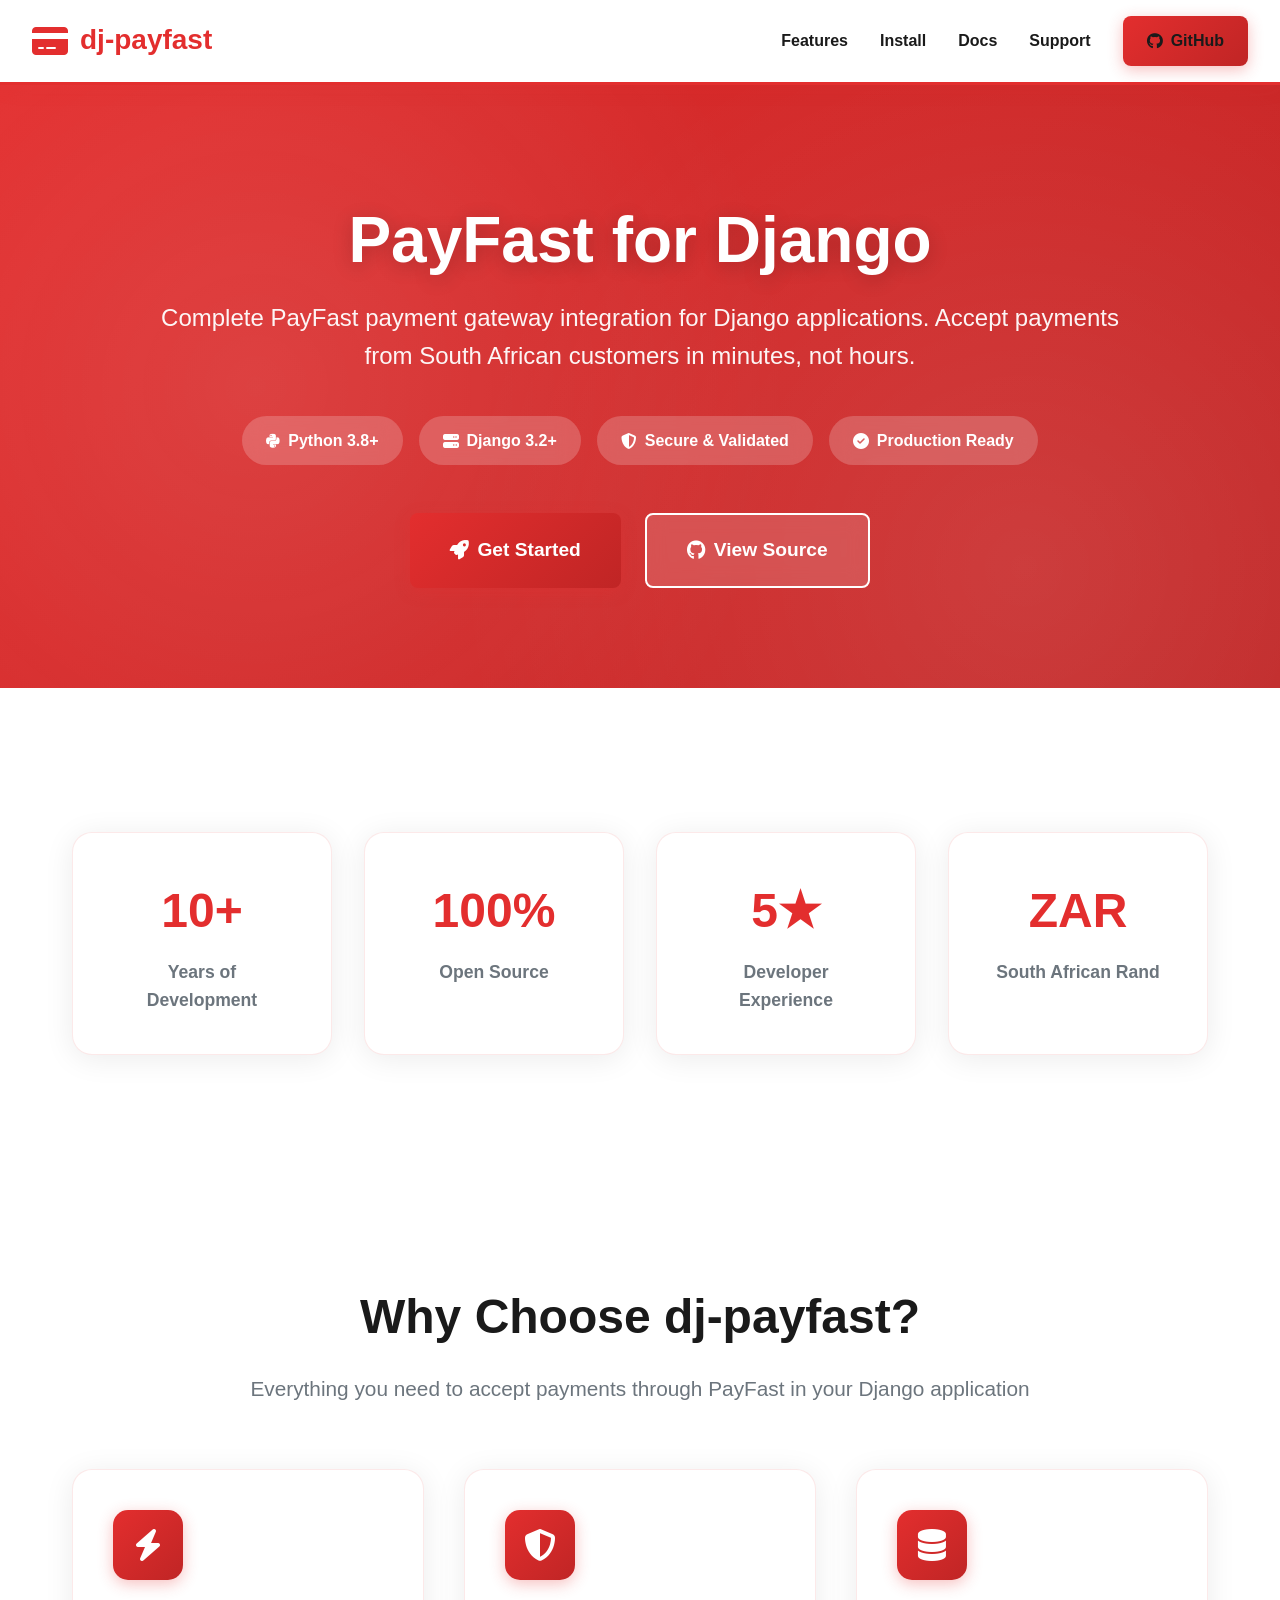
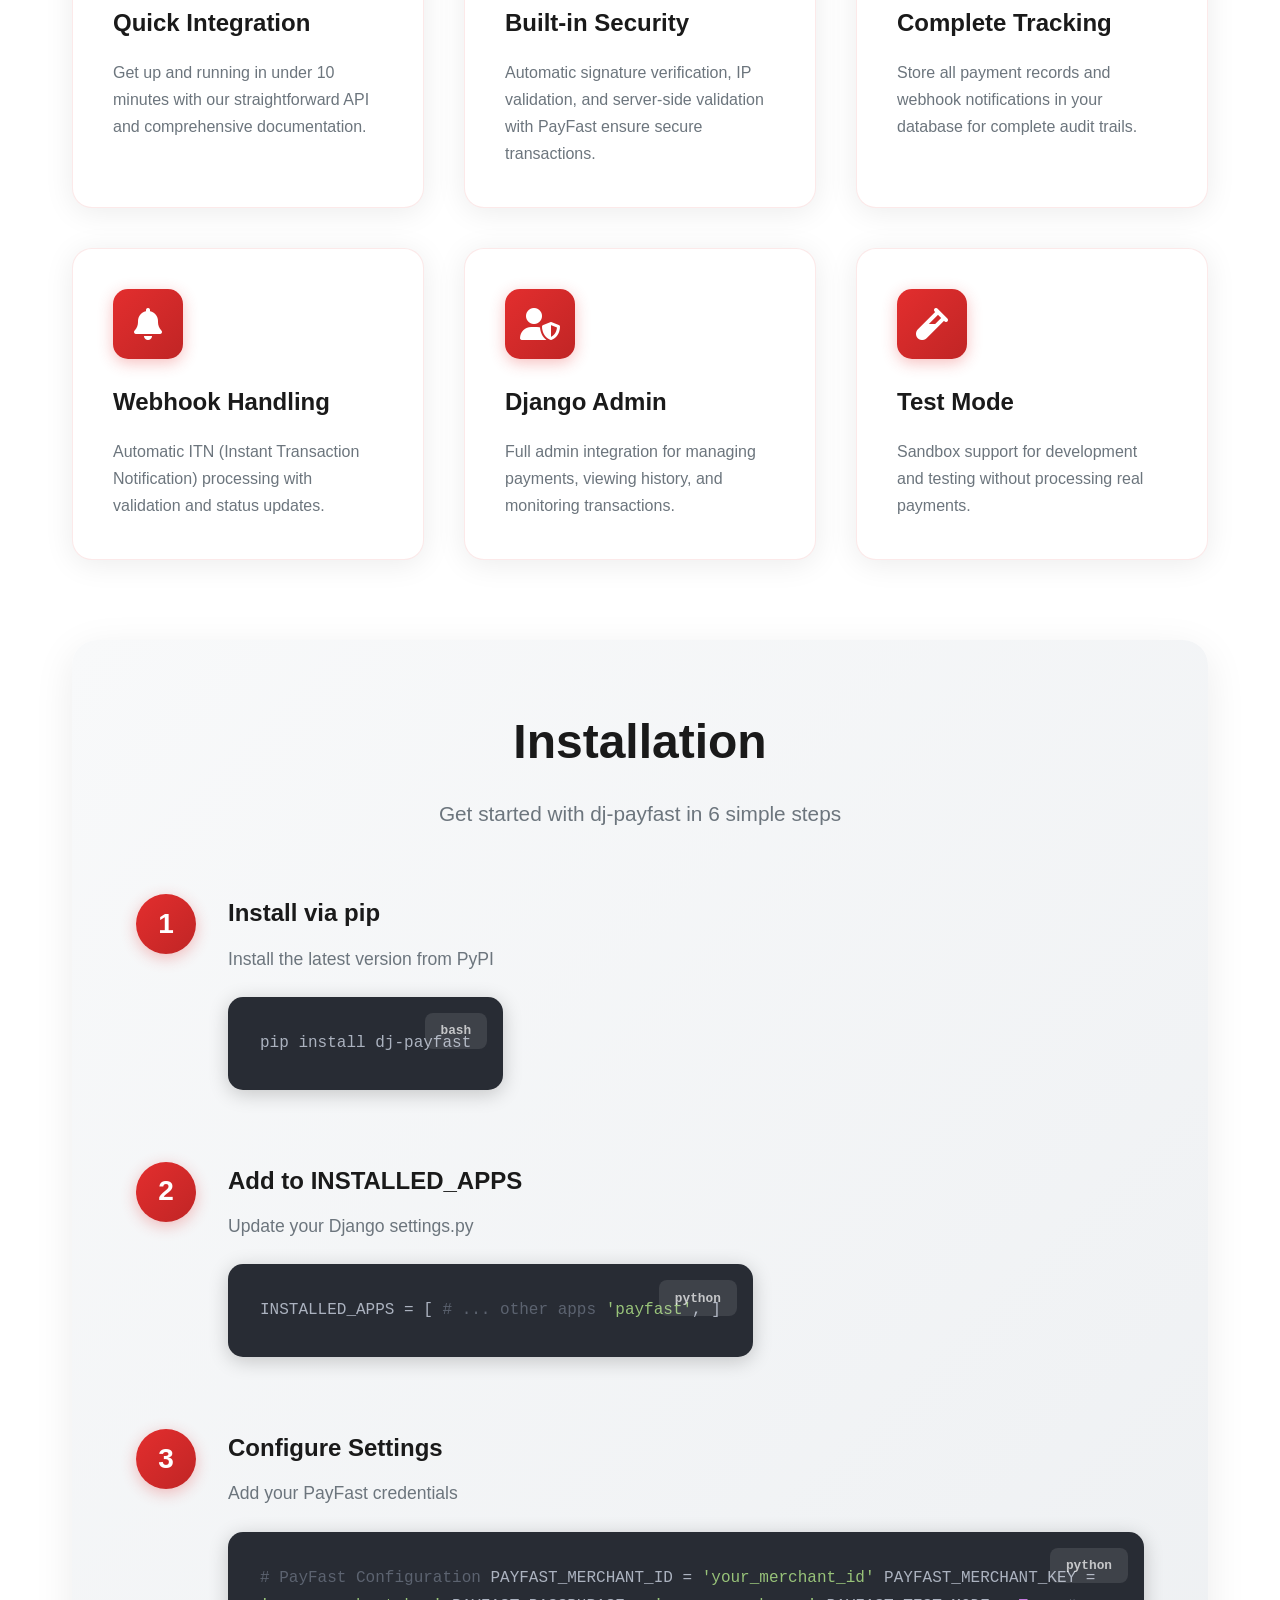
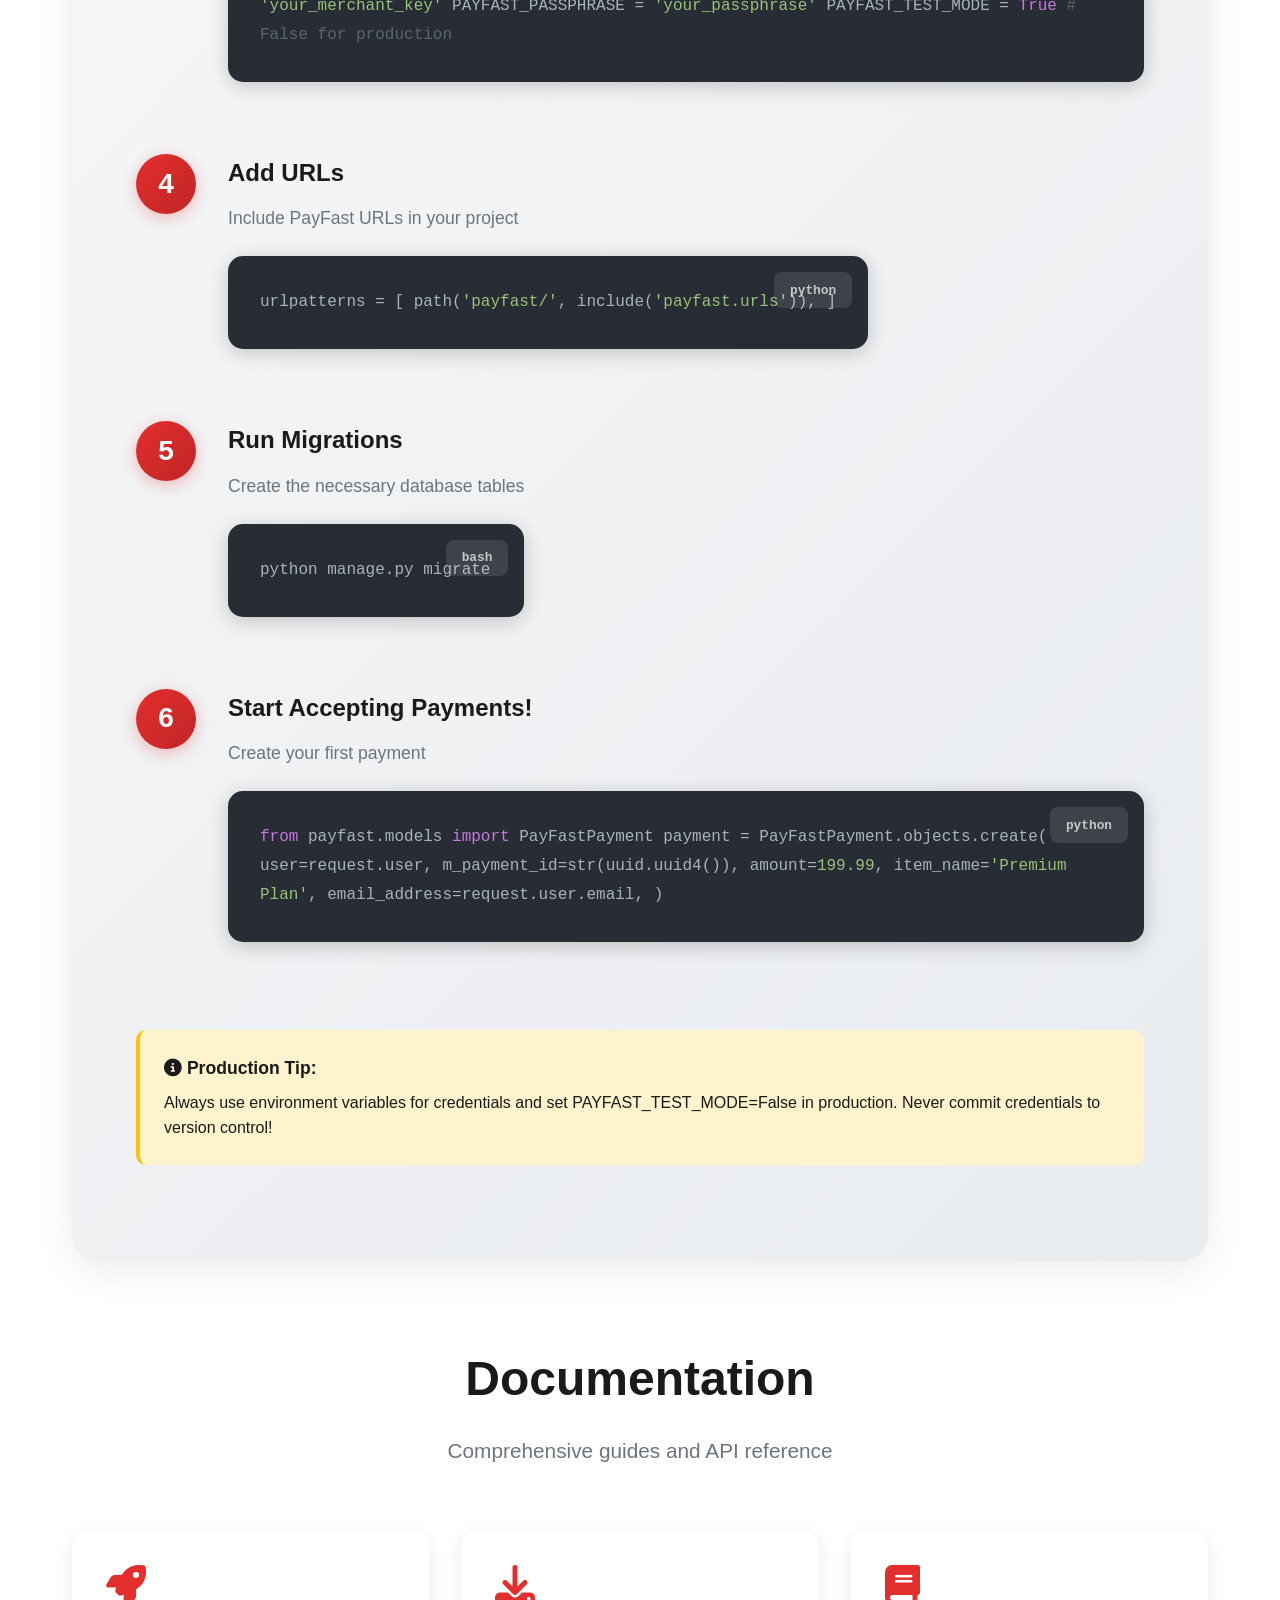
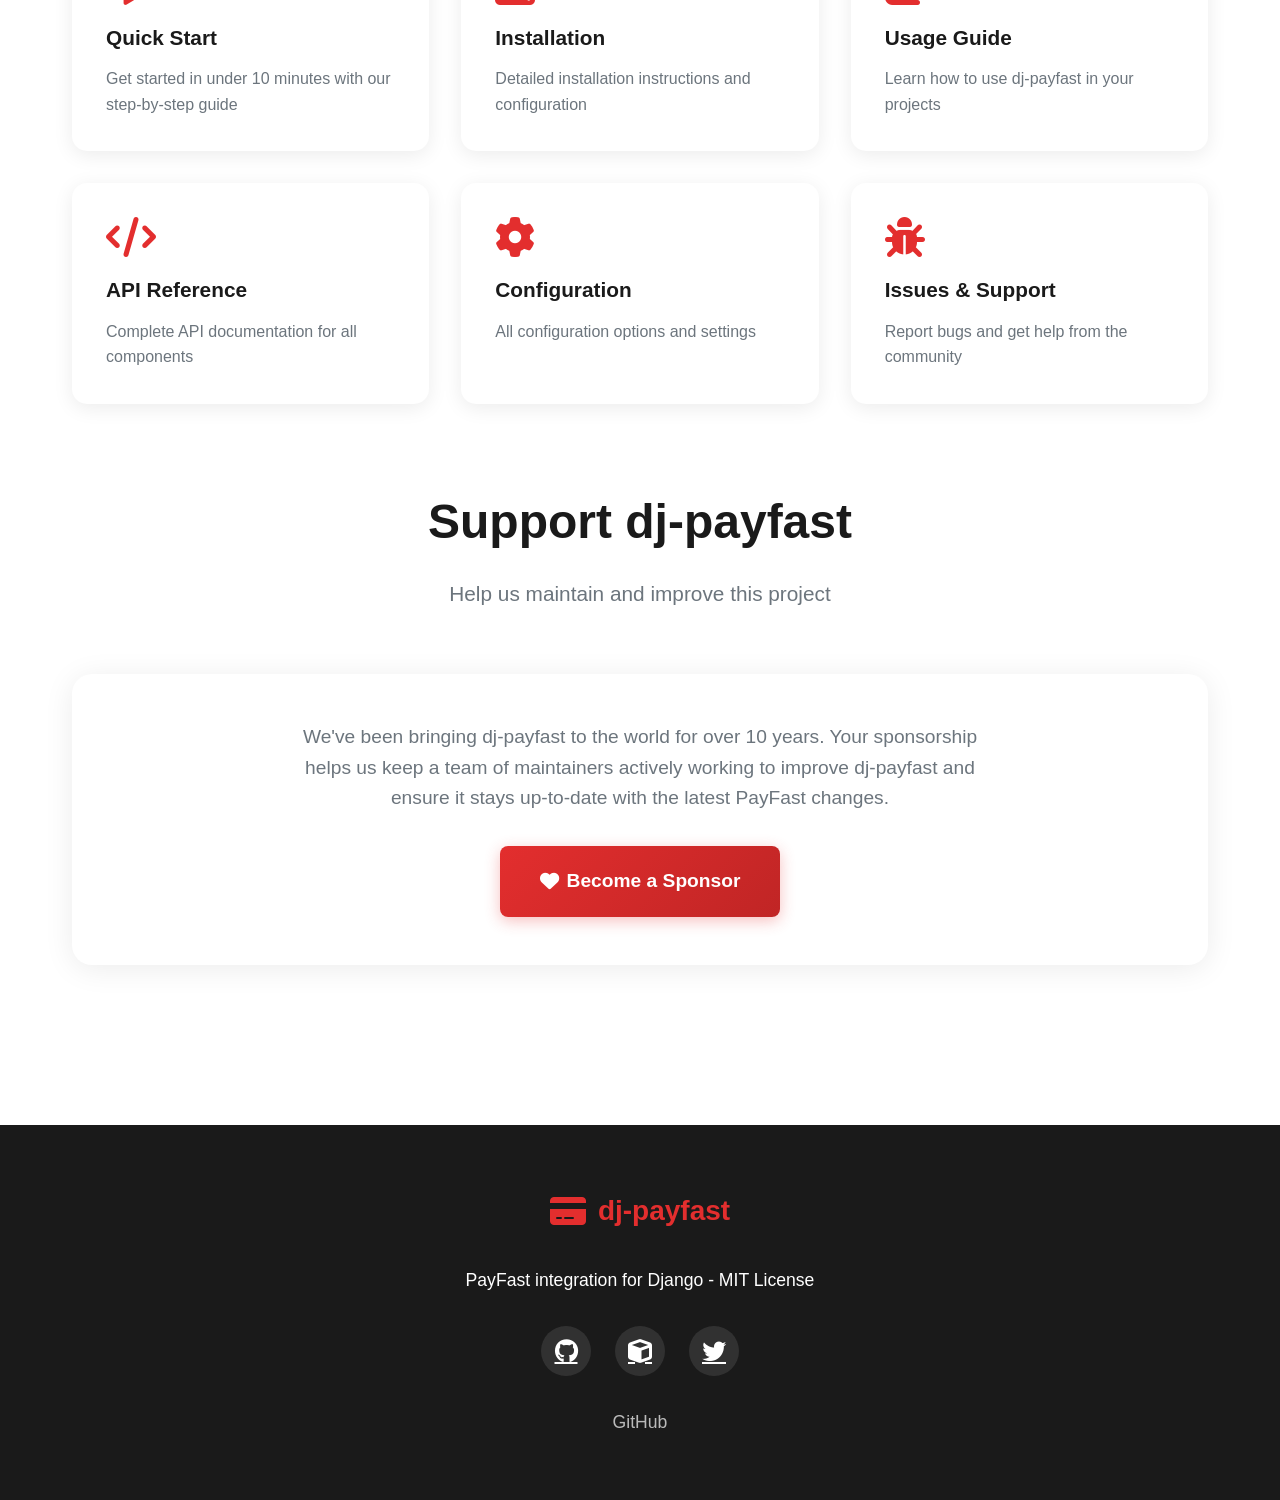
<file: docs/index.html>
<!DOCTYPE html>
<html lang="en">
<head>
    <meta charset="UTF-8">
    <meta name="viewport" content="width=device-width, initial-scale=1.0">
    <title>dj-payfast - PayFast for Django</title>
    <link rel="stylesheet" href="https://cdnjs.cloudflare.com/ajax/libs/font-awesome/6.4.0/css/all.min.css">
    <style>
        * {
            margin: 0;
            padding: 0;
            box-sizing: border-box;
        }

        :root {
            --primary: #e32e2e;
            --primary-dark: #c02525;
            --secondary: #2c3e50;
            --accent: #3498db;
            --success: #27ae60;
            --dark: #1a1a1a;
            --light: #f8f9fa;
            --gray: #6c757d;
            --code-bg: #282c34;
            --gradient: linear-gradient(135deg, #e32e2e 0%, #c02525 100%);
        }

        body {
            font-family: -apple-system, BlinkMacSystemFont, 'Segoe UI', Roboto, 'Helvetica Neue', Arial, sans-serif;
            line-height: 1.6;
            color: var(--dark);
            overflow-x: hidden;
        }

        /* Navbar */
        .navbar {
            background: white;
            box-shadow: 0 2px 20px rgba(227, 46, 46, 0.1);
            position: sticky;
            top: 0;
            z-index: 1000;
            border-bottom: 3px solid var(--primary);
        }

        .navbar-content {
            max-width: 1400px;
            margin: 0 auto;
            padding: 1rem 2rem;
            display: flex;
            justify-content: space-between;
            align-items: center;
        }

        .logo {
            display: flex;
            align-items: center;
            gap: 0.75rem;
            font-size: 1.75rem;
            font-weight: 900;
            color: var(--primary);
        }

        .logo i {
            font-size: 2rem;
        }

        .nav-links {
            display: flex;
            gap: 2rem;
            list-style: none;
            align-items: center;
        }

        .nav-links a {
            text-decoration: none;
            color: var(--dark);
            font-weight: 600;
            transition: color 0.3s;
            font-size: 1rem;
        }

        .nav-links a:hover {
            color: var(--primary);
        }

        .btn {
            padding: 0.75rem 1.5rem;
            border-radius: 8px;
            text-decoration: none;
            font-weight: 700;
            display: inline-flex;
            align-items: center;
            gap: 0.5rem;
            transition: all 0.3s;
            border: none;
            cursor: pointer;
        }

        .btn-primary {
            background: var(--gradient);
            color: white;
            box-shadow: 0 4px 15px rgba(227, 46, 46, 0.3);
        }

        .btn-primary:hover {
            transform: translateY(-2px);
            box-shadow: 0 6px 25px rgba(227, 46, 46, 0.4);
        }

        /* Hero Section */
        .hero {
            background: var(--gradient);
            color: white;
            padding: 120px 20px 100px;
            text-align: center;
            position: relative;
            overflow: hidden;
        }

        .hero::before {
            content: '';
            position: absolute;
            top: 0;
            left: 0;
            right: 0;
            bottom: 0;
            background: 
                radial-gradient(circle at 20% 50%, rgba(255,255,255,0.1) 0%, transparent 50%),
                radial-gradient(circle at 80% 80%, rgba(255,255,255,0.1) 0%, transparent 50%);
            animation: float 15s ease-in-out infinite;
        }

        @keyframes float {
            0%, 100% { transform: translateY(0); }
            50% { transform: translateY(-20px); }
        }

        .hero-content {
            max-width: 1000px;
            margin: 0 auto;
            position: relative;
            z-index: 1;
        }

        .hero h1 {
            font-size: 4rem;
            font-weight: 900;
            margin-bottom: 1.5rem;
            line-height: 1.1;
            text-shadow: 0 4px 20px rgba(0,0,0,0.2);
        }

        .hero-subtitle {
            font-size: 1.5rem;
            margin-bottom: 2rem;
            opacity: 0.95;
            font-weight: 400;
        }

        .badges {
            display: flex;
            justify-content: center;
            gap: 1rem;
            flex-wrap: wrap;
            margin: 2.5rem 0;
        }

        .badge {
            background: rgba(255,255,255,0.2);
            padding: 0.75rem 1.5rem;
            border-radius: 25px;
            font-size: 1rem;
            backdrop-filter: blur(10px);
            display: flex;
            align-items: center;
            gap: 0.5rem;
            font-weight: 600;
        }

        .cta-buttons {
            display: flex;
            gap: 1.5rem;
            justify-content: center;
            margin-top: 3rem;
            flex-wrap: wrap;
        }

        .btn-large {
            padding: 1.25rem 2.5rem;
            font-size: 1.2rem;
        }

        .btn-secondary {
            background: rgba(255,255,255,0.15);
            color: white;
            border: 2px solid white;
            backdrop-filter: blur(10px);
        }

        .btn-secondary:hover {
            background: rgba(255,255,255,0.25);
        }

        /* Container */
        .container {
            max-width: 1200px;
            margin: 0 auto;
            padding: 5rem 2rem;
        }

        .section {
            margin-bottom: 5rem;
        }

        .section-title {
            font-size: 3rem;
            font-weight: 900;
            margin-bottom: 1rem;
            color: var(--dark);
            text-align: center;
        }

        .section-subtitle {
            font-size: 1.3rem;
            color: var(--gray);
            margin-bottom: 4rem;
            text-align: center;
            max-width: 800px;
            margin-left: auto;
            margin-right: auto;
        }

        /* Features Grid */
        .features-grid {
            display: grid;
            grid-template-columns: repeat(auto-fit, minmax(320px, 1fr));
            gap: 2.5rem;
            margin-top: 3rem;
        }

        .feature-card {
            background: white;
            padding: 2.5rem;
            border-radius: 20px;
            box-shadow: 0 4px 30px rgba(0,0,0,0.08);
            transition: all 0.3s;
            border: 1px solid rgba(227, 46, 46, 0.1);
            position: relative;
            overflow: hidden;
        }

        .feature-card::before {
            content: '';
            position: absolute;
            top: 0;
            left: 0;
            right: 0;
            height: 4px;
            background: var(--gradient);
            transform: scaleX(0);
            transition: transform 0.3s;
        }

        .feature-card:hover {
            transform: translateY(-8px);
            box-shadow: 0 12px 50px rgba(227, 46, 46, 0.15);
        }

        .feature-card:hover::before {
            transform: scaleX(1);
        }

        .feature-icon {
            width: 70px;
            height: 70px;
            background: var(--gradient);
            border-radius: 15px;
            display: flex;
            align-items: center;
            justify-content: center;
            color: white;
            font-size: 2rem;
            margin-bottom: 1.5rem;
            box-shadow: 0 4px 15px rgba(227, 46, 46, 0.3);
        }

        .feature-title {
            font-size: 1.5rem;
            font-weight: 800;
            margin-bottom: 1rem;
            color: var(--dark);
        }

        .feature-description {
            color: var(--gray);
            line-height: 1.7;
        }

        /* Installation Section */
        .install-section {
            background: linear-gradient(135deg, #f8f9fa 0%, #e9ecef 100%);
            border-radius: 25px;
            padding: 4rem;
            margin: 4rem 0;
            box-shadow: 0 10px 40px rgba(0,0,0,0.08);
        }

        .code-block {
            background: var(--code-bg);
            color: #abb2bf;
            padding: 2rem;
            border-radius: 15px;
            overflow-x: auto;
            font-family: 'Monaco', 'Courier New', monospace;
            font-size: 1rem;
            line-height: 1.8;
            margin: 1.5rem 0;
            position: relative;
            box-shadow: 0 4px 20px rgba(0,0,0,0.2);
        }

        .code-block::before {
            content: attr(data-lang);
            position: absolute;
            top: 1rem;
            right: 1rem;
            background: rgba(255,255,255,0.1);
            padding: 0.4rem 1rem;
            border-radius: 8px;
            font-size: 0.8rem;
            color: rgba(255,255,255,0.7);
            font-weight: 600;
        }

        .code-comment {
            color: #5c6370;
        }

        .code-string {
            color: #98c379;
        }

        .code-keyword {
            color: #c678dd;
        }

        /* Steps */
        .steps {
            display: flex;
            flex-direction: column;
            gap: 3rem;
            margin: 4rem 0;
        }

        .step {
            display: flex;
            gap: 2rem;
            align-items: flex-start;
        }

        .step-number {
            width: 60px;
            height: 60px;
            background: var(--gradient);
            color: white;
            border-radius: 50%;
            display: flex;
            align-items: center;
            justify-content: center;
            font-weight: 900;
            font-size: 1.75rem;
            flex-shrink: 0;
            box-shadow: 0 4px 15px rgba(227, 46, 46, 0.3);
        }

        .step-content h3 {
            margin-bottom: 0.75rem;
            font-size: 1.5rem;
            color: var(--dark);
        }

        .step-content p {
            color: var(--gray);
            margin-bottom: 1rem;
            font-size: 1.1rem;
        }

        /* Stats */
        .stats-grid {
            display: grid;
            grid-template-columns: repeat(auto-fit, minmax(250px, 1fr));
            gap: 2rem;
            margin: 4rem 0;
        }

        .stat-card {
            background: white;
            padding: 2.5rem;
            border-radius: 20px;
            text-align: center;
            box-shadow: 0 4px 30px rgba(0,0,0,0.08);
            border: 1px solid rgba(227, 46, 46, 0.1);
        }

        .stat-number {
            font-size: 3rem;
            font-weight: 900;
            color: var(--primary);
            margin-bottom: 0.5rem;
        }

        .stat-label {
            color: var(--gray);
            font-size: 1.1rem;
            font-weight: 600;
        }

        /* Documentation Links */
        .doc-grid {
            display: grid;
            grid-template-columns: repeat(auto-fit, minmax(280px, 1fr));
            gap: 2rem;
            margin: 3rem 0;
        }

        .doc-card {
            background: white;
            padding: 2rem;
            border-radius: 15px;
            box-shadow: 0 4px 20px rgba(0,0,0,0.08);
            text-decoration: none;
            color: var(--dark);
            transition: all 0.3s;
            border: 2px solid transparent;
        }

        .doc-card:hover {
            border-color: var(--primary);
            transform: translateY(-5px);
            box-shadow: 0 8px 30px rgba(227, 46, 46, 0.15);
        }

        .doc-card i {
            font-size: 2.5rem;
            color: var(--primary);
            margin-bottom: 1rem;
        }

        .doc-card h3 {
            font-size: 1.3rem;
            margin-bottom: 0.75rem;
        }

        .doc-card p {
            color: var(--gray);
        }

        /* Footer */
        footer {
            background: var(--dark);
            color: white;
            padding: 4rem 2rem 2rem;
            text-align: center;
        }

        .footer-content {
            max-width: 1200px;
            margin: 0 auto;
        }

        .footer-links {
            display: flex;
            justify-content: center;
            gap: 3rem;
            margin: 2rem 0;
            flex-wrap: wrap;
        }

        .footer-links a {
            color: rgba(255,255,255,0.7);
            text-decoration: none;
            transition: color 0.3s;
            font-size: 1.1rem;
        }

        .footer-links a:hover {
            color: white;
        }

        .footer-social {
            display: flex;
            justify-content: center;
            gap: 1.5rem;
            margin: 2rem 0;
        }

        .social-link {
            width: 50px;
            height: 50px;
            background: rgba(255,255,255,0.1);
            border-radius: 50%;
            display: flex;
            align-items: center;
            justify-content: center;
            color: white;
            font-size: 1.5rem;
            transition: all 0.3s;
        }

        .social-link:hover {
            background: var(--primary);
            transform: translateY(-3px);
        }

        /* Responsive */
        @media (max-width: 768px) {
            .hero h1 {
                font-size: 2.5rem;
            }

            .hero-subtitle {
                font-size: 1.2rem;
            }

            .section-title {
                font-size: 2rem;
            }

            .nav-links {
                display: none;
            }

            .step {
                flex-direction: column;
            }

            .install-section {
                padding: 2rem;
            }
        }

        /* Animations */
        @keyframes fadeInUp {
            from {
                opacity: 0;
                transform: translateY(30px);
            }
            to {
                opacity: 1;
                transform: translateY(0);
            }
        }

        .fade-in {
            animation: fadeInUp 0.6s ease-out;
        }

        /* Alert */
        .alert {
            background: #fff3cd;
            border-left: 4px solid #ffc107;
            padding: 1.5rem;
            border-radius: 10px;
            margin: 2rem 0;
        }

        .alert strong {
            display: block;
            margin-bottom: 0.5rem;
            font-size: 1.1rem;
        }
    </style>
</head>
<body>
    <!-- Navigation -->
    <nav class="navbar">
        <div class="navbar-content">
            <div class="logo">
                <i class="fas fa-credit-card"></i>
                <span>dj-payfast</span>
            </div>
            <ul class="nav-links">
                <li><a href="#features">Features</a></li>
                <li><a href="#installation">Install</a></li>
                <li><a href="#docs">Docs</a></li>
                <li><a href="#support">Support</a></li>
                <li>
                    <a href="https://github.com/Carrington-dev/dj-payfast" class="btn btn-primary">
                        <i class="fab fa-github"></i> GitHub
                    </a>
                </li>
            </ul>
        </div>
    </nav>

    <!-- Hero Section -->
    <section class="hero">
        <div class="hero-content fade-in">
            <h1>PayFast for Django</h1>
            <p class="hero-subtitle">Complete PayFast payment gateway integration for Django applications. Accept payments from South African customers in minutes, not hours.</p>
            
            <div class="badges">
                <span class="badge">
                    <i class="fab fa-python"></i> Python 3.8+
                </span>
                <span class="badge">
                    <i class="fas fa-server"></i> Django 3.2+
                </span>
                <span class="badge">
                    <i class="fas fa-shield-alt"></i> Secure & Validated
                </span>
                <span class="badge">
                    <i class="fas fa-check-circle"></i> Production Ready
                </span>
            </div>

            <div class="cta-buttons">
                <a href="#installation" class="btn btn-primary btn-large">
                    <i class="fas fa-rocket"></i> Get Started
                </a>
                <a href="https://github.com/Carrington-dev/dj-payfast" class="btn btn-secondary btn-large">
                    <i class="fab fa-github"></i> View Source
                </a>
            </div>
        </div>
    </section>

    <!-- Stats -->
    <div class="container">
        <div class="stats-grid fade-in">
            <div class="stat-card">
                <div class="stat-number">10+</div>
                <div class="stat-label">Years of Development</div>
            </div>
            <div class="stat-card">
                <div class="stat-number">100%</div>
                <div class="stat-label">Open Source</div>
            </div>
            <div class="stat-card">
                <div class="stat-number">5★</div>
                <div class="stat-label">Developer Experience</div>
            </div>
            <div class="stat-card">
                <div class="stat-number">ZAR</div>
                <div class="stat-label">South African Rand</div>
            </div>
        </div>
    </div>

    <!-- Features Section -->
    <div class="container">
        <section id="features" class="section fade-in">
            <h2 class="section-title">Why Choose dj-payfast?</h2>
            <p class="section-subtitle">Everything you need to accept payments through PayFast in your Django application</p>

            <div class="features-grid">
                <div class="feature-card">
                    <div class="feature-icon">
                        <i class="fas fa-bolt"></i>
                    </div>
                    <h3 class="feature-title">Quick Integration</h3>
                    <p class="feature-description">Get up and running in under 10 minutes with our straightforward API and comprehensive documentation.</p>
                </div>

                <div class="feature-card">
                    <div class="feature-icon">
                        <i class="fas fa-shield-alt"></i>
                    </div>
                    <h3 class="feature-title">Built-in Security</h3>
                    <p class="feature-description">Automatic signature verification, IP validation, and server-side validation with PayFast ensure secure transactions.</p>
                </div>

                <div class="feature-card">
                    <div class="feature-icon">
                        <i class="fas fa-database"></i>
                    </div>
                    <h3 class="feature-title">Complete Tracking</h3>
                    <p class="feature-description">Store all payment records and webhook notifications in your database for complete audit trails.</p>
                </div>

                <div class="feature-card">
                    <div class="feature-icon">
                        <i class="fas fa-bell"></i>
                    </div>
                    <h3 class="feature-title">Webhook Handling</h3>
                    <p class="feature-description">Automatic ITN (Instant Transaction Notification) processing with validation and status updates.</p>
                </div>

                <div class="feature-card">
                    <div class="feature-icon">
                        <i class="fas fa-user-shield"></i>
                    </div>
                    <h3 class="feature-title">Django Admin</h3>
                    <p class="feature-description">Full admin integration for managing payments, viewing history, and monitoring transactions.</p>
                </div>

                <div class="feature-card">
                    <div class="feature-icon">
                        <i class="fas fa-vial"></i>
                    </div>
                    <h3 class="feature-title">Test Mode</h3>
                    <p class="feature-description">Sandbox support for development and testing without processing real payments.</p>
                </div>
            </div>
        </section>

        <!-- Installation Section -->
        <section id="installation" class="section fade-in">
            <div class="install-section">
                <h2 class="section-title">Installation</h2>
                <p class="section-subtitle">Get started with dj-payfast in 6 simple steps</p>

                <div class="steps">
                    <div class="step">
                        <div class="step-number">1</div>
                        <div class="step-content">
                            <h3>Install via pip</h3>
                            <p>Install the latest version from PyPI</p>
                            <div class="code-block" data-lang="bash">pip install dj-payfast</div>
                        </div>
                    </div>

                    <div class="step">
                        <div class="step-number">2</div>
                        <div class="step-content">
                            <h3>Add to INSTALLED_APPS</h3>
                            <p>Update your Django settings.py</p>
                            <div class="code-block" data-lang="python">INSTALLED_APPS = [
    <span class="code-comment"># ... other apps</span>
    <span class="code-string">'payfast'</span>,
]</div>
                        </div>
                    </div>

                    <div class="step">
                        <div class="step-number">3</div>
                        <div class="step-content">
                            <h3>Configure Settings</h3>
                            <p>Add your PayFast credentials</p>
                            <div class="code-block" data-lang="python"><span class="code-comment"># PayFast Configuration</span>
PAYFAST_MERCHANT_ID = <span class="code-string">'your_merchant_id'</span>
PAYFAST_MERCHANT_KEY = <span class="code-string">'your_merchant_key'</span>
PAYFAST_PASSPHRASE = <span class="code-string">'your_passphrase'</span>
PAYFAST_TEST_MODE = <span class="code-keyword">True</span>  <span class="code-comment"># False for production</span></div>
                        </div>
                    </div>

                    <div class="step">
                        <div class="step-number">4</div>
                        <div class="step-content">
                            <h3>Add URLs</h3>
                            <p>Include PayFast URLs in your project</p>
                            <div class="code-block" data-lang="python">urlpatterns = [
    path(<span class="code-string">'payfast/'</span>, include(<span class="code-string">'payfast.urls'</span>)),
]</div>
                        </div>
                    </div>

                    <div class="step">
                        <div class="step-number">5</div>
                        <div class="step-content">
                            <h3>Run Migrations</h3>
                            <p>Create the necessary database tables</p>
                            <div class="code-block" data-lang="bash">python manage.py migrate</div>
                        </div>
                    </div>

                    <div class="step">
                        <div class="step-number">6</div>
                        <div class="step-content">
                            <h3>Start Accepting Payments!</h3>
                            <p>Create your first payment</p>
                            <div class="code-block" data-lang="python"><span class="code-keyword">from</span> payfast.models <span class="code-keyword">import</span> PayFastPayment

payment = PayFastPayment.objects.create(
    user=request.user,
    m_payment_id=str(uuid.uuid4()),
    amount=<span class="code-string">199.99</span>,
    item_name=<span class="code-string">'Premium Plan'</span>,
    email_address=request.user.email,
)</div>
                        </div>
                    </div>
                </div>

                <div class="alert">
                    <strong><i class="fas fa-info-circle"></i> Production Tip:</strong>
                    Always use environment variables for credentials and set PAYFAST_TEST_MODE=False in production. Never commit credentials to version control!
                </div>
            </div>
        </section>

        <!-- Documentation Links -->
        <section id="docs" class="section fade-in">
            <h2 class="section-title">Documentation</h2>
            <p class="section-subtitle">Comprehensive guides and API reference</p>

            <div class="doc-grid">
                <a href="quickstart.html" class="doc-card">
                    <i class="fas fa-rocket"></i>
                    <h3>Quick Start</h3>
                    <p>Get started in under 10 minutes with our step-by-step guide</p>
                </a>

                <a href="installation.html" class="doc-card">
                    <i class="fas fa-download"></i>
                    <h3>Installation</h3>
                    <p>Detailed installation instructions and configuration</p>
                </a>

                <a href="usage.html" class="doc-card">
                    <i class="fas fa-book"></i>
                    <h3>Usage Guide</h3>
                    <p>Learn how to use dj-payfast in your projects</p>
                </a>

                <a href="api.html" class="doc-card">
                    <i class="fas fa-code"></i>
                    <h3>API Reference</h3>
                    <p>Complete API documentation for all components</p>
                </a>

                <a href="configuration.html" class="doc-card">
                    <i class="fas fa-cog"></i>
                    <h3>Configuration</h3>
                    <p>All configuration options and settings</p>
                </a>

                <a href="https://github.com/Carrington-dev/dj-payfast/issues" class="doc-card">
                    <i class="fas fa-bug"></i>
                    <h3>Issues & Support</h3>
                    <p>Report bugs and get help from the community</p>
                </a>
            </div>
        </section>

        <!-- Support Section -->
        <section id="support" class="section fade-in">
            <h2 class="section-title">Support dj-payfast</h2>
            <p class="section-subtitle">Help us maintain and improve this project</p>

            <div style="text-align: center; background: white; padding: 3rem; border-radius: 20px; box-shadow: 0 4px 30px rgba(0,0,0,0.08);">
                <p style="font-size: 1.2rem; color: var(--gray); max-width: 700px; margin: 0 auto 2rem;">
                    We've been bringing dj-payfast to the world for over 10 years. Your sponsorship helps us keep a team of maintainers actively working to improve dj-payfast and ensure it stays up-to-date with the latest PayFast changes.
                </p>
                <a href="https://github.com/sponsors/dj-payfast" class="btn btn-primary btn-large">
                    <i class="fas fa-heart"></i> Become a Sponsor
                </a>
            </div>
        </section>
    </div>

    <!-- Footer -->
    <footer>
        <div class="footer-content">
            <div class="logo" style="justify-content: center; margin-bottom: 2rem;">
                <i class="fas fa-credit-card"></i>
                <span>dj-payfast</span>
            </div>
            <p style="font-size: 1.1rem; margin-bottom: 2rem;">PayFast integration for Django - MIT License</p>
            
            <div class="footer-social">
                <a href="https://github.com/Carrington-dev/dj-payfast" class="social-link">
                    <i class="fab fa-github"></i>
                </a>
                <a href="https://pypi.org/project/dj-payfast/" class="social-link">
                    <i class="fas fa-cube"></i>
                </a>
                <a href="https://twitter.com" class="social-link">
                    <i class="fab fa-twitter"></i>
                </a>
            </div>

            <div class="footer-links">
                <a href="https://github.com/Carrington-dev/dj-payfast">GitHub</a>
            </div>
        </div>
    </footer>
</body>
</html>
</file>
